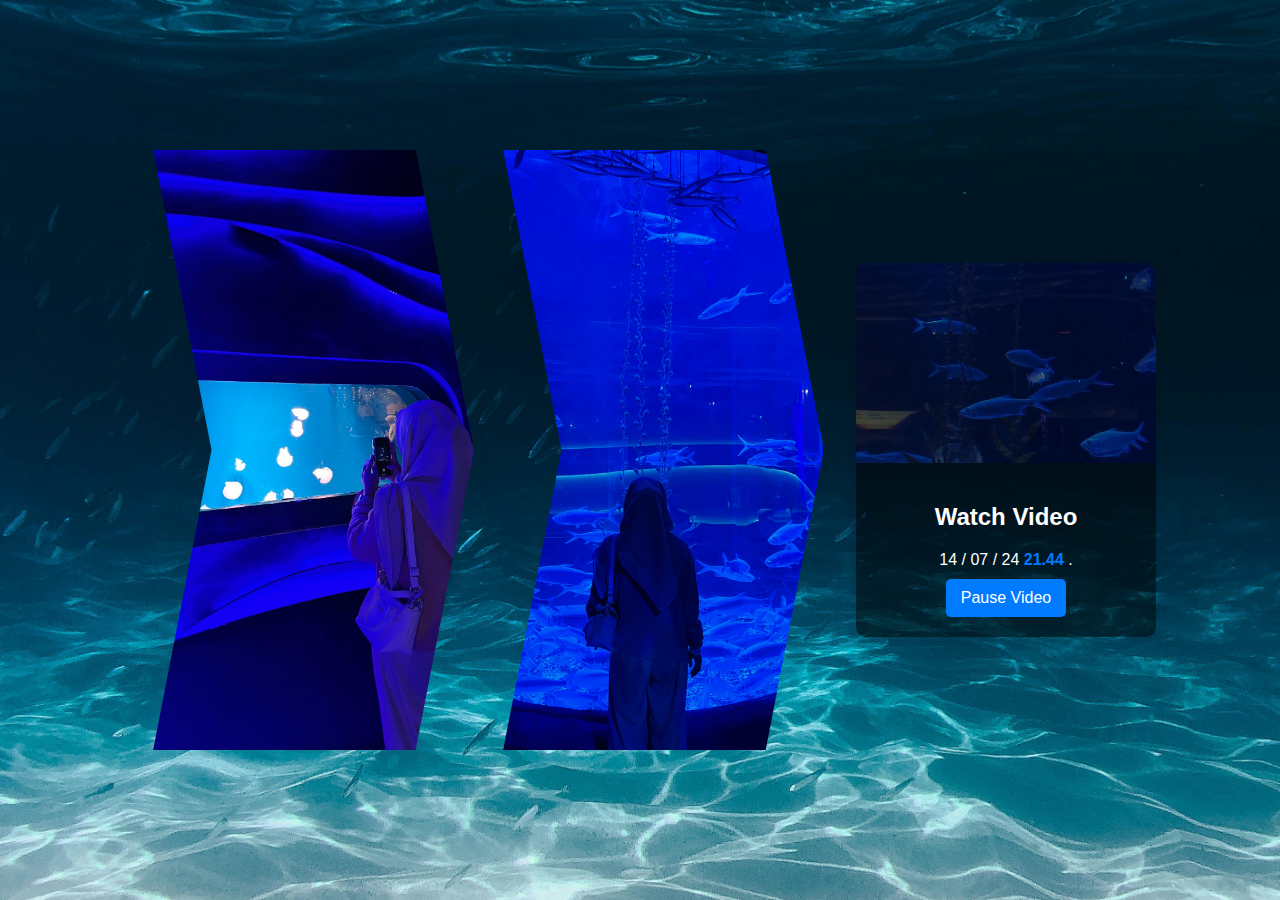
<file: Beranda/main.html>
<!DOCTYPE html>
<html lang="en">
  <head>
    <meta charset="UTF-8" />
    <meta name="viewport" content="width=device-width, initial-scale=1.0" />
    <title>main Galeri</title>
    <link rel="stylesheet" href="main.css" />
  </head>
  <body>
    <div class="allcov">
        <div class="main_Gl" id="main_Gl">
            <div class="imgMain">
              <img id="Img1" src="img/riskaaa.jpeg" alt="gagal" />
            </div>
            <div class="imgMain">
              <img id="Img1" src="img/riskaa.jpeg" alt="gagal" />
            </div>
          </div>
          <div class="video-card">
              <div class="video-container">
                  <video id="video" src="img/Riskaaaa.mp4" autoplay muted loop></video>
              </div>
              <div class="card-content">
                  <h2>Watch Video</h2>
                  <p>14 / 07 / 24 <span>21.44</span> .</p>
                  <button id="toggleButton">Pause Video</button>
              </div>
          </div>
    </div>
    <script>
        const videoElement = document.getElementById('video');
        const toggleButton = document.getElementById('toggleButton');
        
        toggleButton.addEventListener('click', () => {
            if (videoElement.paused) {
                videoElement.play();
                toggleButton.textContent = 'Pause Video';
            } else {
                videoElement.pause();
                toggleButton.textContent = 'Play Video';
            }
        });
        

    </script>
  </body>
</html>
</file>
<file: Beranda/main.css>
html {
    margin-top: -20px;
    padding: 0;
    margin: 0;
    max-width: auto;
    height: 100vh;
    overflow-y: scroll;
}

.main_Gl {
    display: flex;
    justify-content: center;
    align-items: center;
    height: 100vh;
}

.imgMain {
    display: flex;
    align-items: center;
    justify-content: center;
    clip-path: polygon(75% 0%, 100% 50%, 75% 100%, 0% 100%, 25% 50%, 0% 0%);
    height: 100vh;
}

.imgMain img {
    width: 350px;
    height: 600px;
}

body {
    font-family: Arial, sans-serif;
    display: flex;
    justify-content: center;
    align-items: center;
    height: 100vh;
    margin: 0;
    background: url(img/underwater.jpg);
    background-position: center;
    background-repeat: no-repeat;
    background-size: cover;
}

.video-card {
    background-color: rgba(0, 0, 0, 0.5);
    border-radius: 10px;
    box-shadow: 0 4px 10px rgba(0, 0, 0, 0.1);
    width: 300px;
    overflow: hidden;
    text-align: center;
}

.video-container {
    position: relative;
    width: 100%;
    height: 200px;
    overflow: hidden;
}

video {
    width: 100%;
    height: 100%;
    object-fit: cover;
    filter: brightness(50%);
}

.card-content {
    padding: 20px;
}

h2 {
    font-size: 1.5rem;
    color: white;
}

p {
    font-size: 1rem;
    color: white;
    margin: 10px 0;
}

button {
    background-color: #007BFF;
    color: white;
    padding: 10px 15px;
    border: none;
    border-radius: 5px;
    cursor: pointer;
    font-size: 1rem;
}

button:hover {
    background-color: #0056b3;
}

.allcov {
    display: flex;
    justify-content: center;
    align-items: center;
    gap: 2rem;
}

span {
    color: #007BFF;
    font-family: 'Segoe UI', Tahoma, Geneva, Verdana, sans-serif;
    font-weight: 600;
}
</file>
